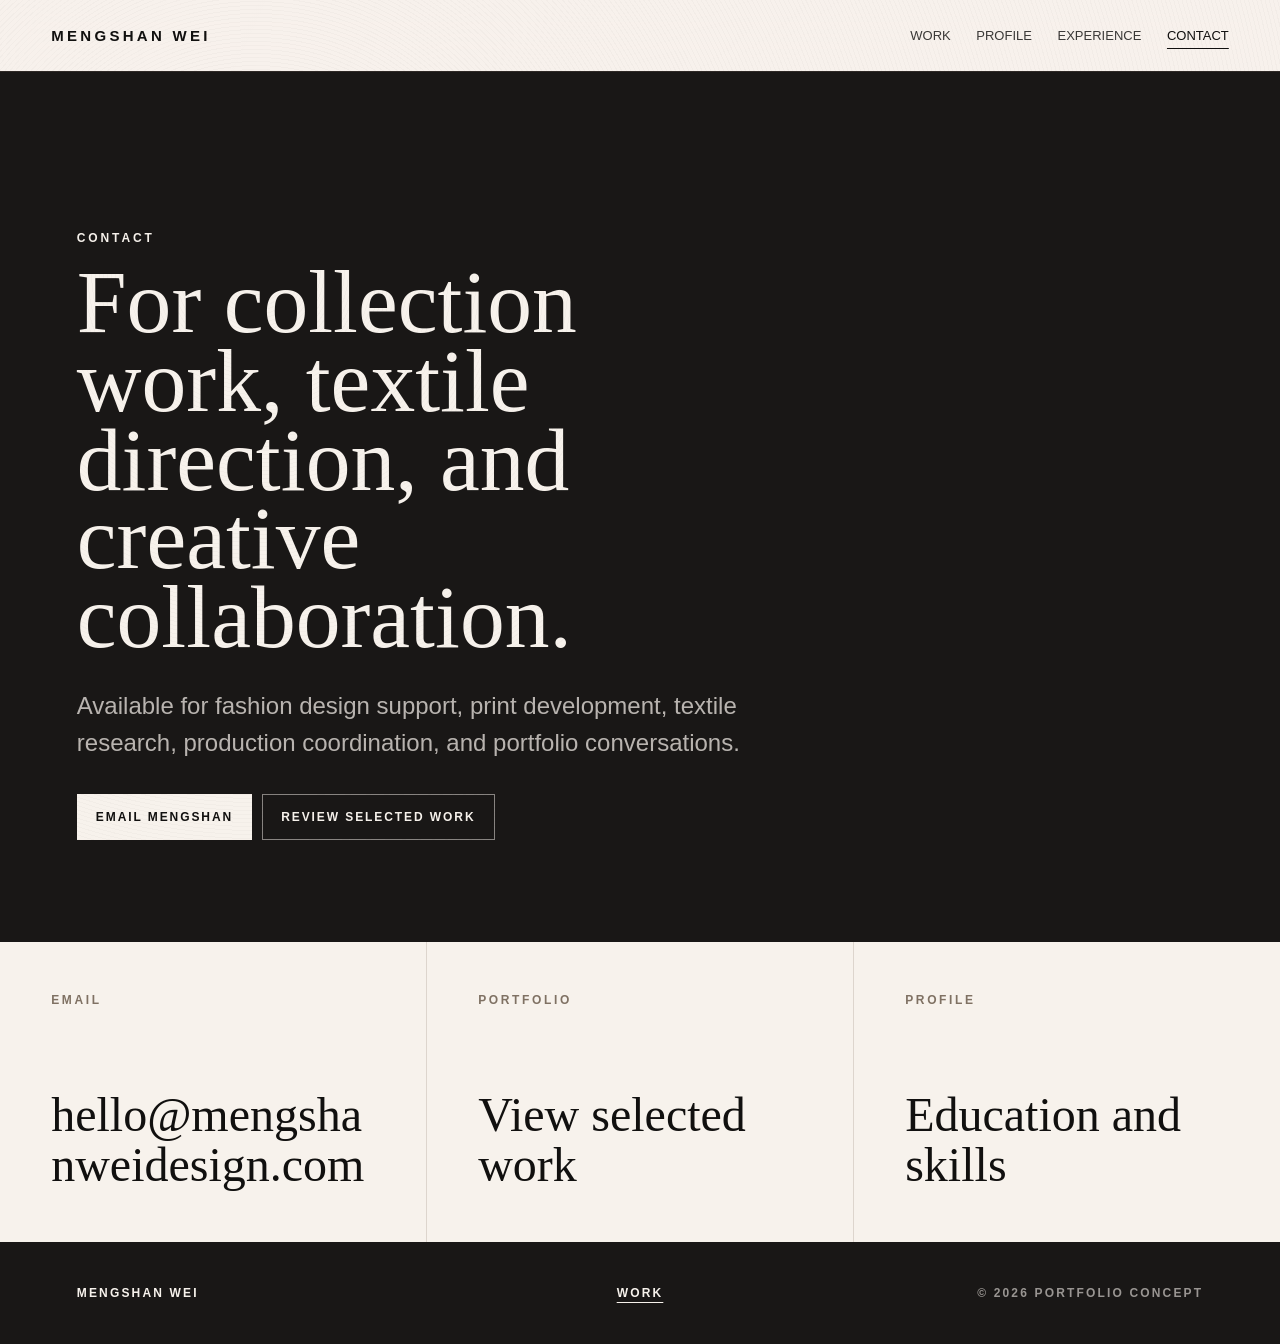
<file: contact.html>
<!doctype html>
<html lang="en">
  <head>
    <meta charset="utf-8" />
    <meta name="viewport" content="width=device-width, initial-scale=1" />
    <title>Contact | Mengshan Wei</title>
    <meta
      name="description"
      content="Contact page concept for Mengshan Wei textile and fashion design portfolio."
    />
    <link rel="stylesheet" href="styles.css" />
  </head>
  <body>
    <div class="grain" aria-hidden="true"></div>
    <header class="site-header page-header" data-elevated="true">
      <a class="brand" href="index.html" aria-label="Mengshan Wei home">Mengshan Wei</a>
      <nav class="nav" aria-label="Primary navigation">
        <a href="work.html">Work</a>
        <a href="index.html#profile">Profile</a>
        <a href="index.html#experience">Experience</a>
        <a href="contact.html" aria-current="page">Contact</a>
      </nav>
    </header>

    <main>
      <section class="page-hero contact-hero" aria-labelledby="contact-title">
        <p class="eyebrow">Contact</p>
        <h1 id="contact-title">For collection work, textile direction, and creative collaboration.</h1>
        <p>
          Available for fashion design support, print development, textile
          research, production coordination, and portfolio conversations.
        </p>
        <div class="contact-hero-actions">
          <a class="contact-primary" href="mailto:hello@mengshanweidesign.com">
            Email Mengshan
          </a>
          <a href="work.html">Review selected work</a>
        </div>
      </section>

      <section class="contact-panel" aria-label="Contact options">
        <a href="mailto:hello@mengshanweidesign.com">
          <span>Email</span>
          <strong>hello@mengshanweidesign.com</strong>
        </a>
        <a href="work.html">
          <span>Portfolio</span>
          <strong>View selected work</strong>
        </a>
        <a href="index.html#profile">
          <span>Profile</span>
          <strong>Education and skills</strong>
        </a>
      </section>
    </main>

    <footer class="site-footer">
      <p>Mengshan Wei</p>
      <a href="work.html">Work</a>
      <span>&copy; 2026 Portfolio concept</span>
    </footer>

    <script src="app.js"></script>
  </body>
</html>
</file>
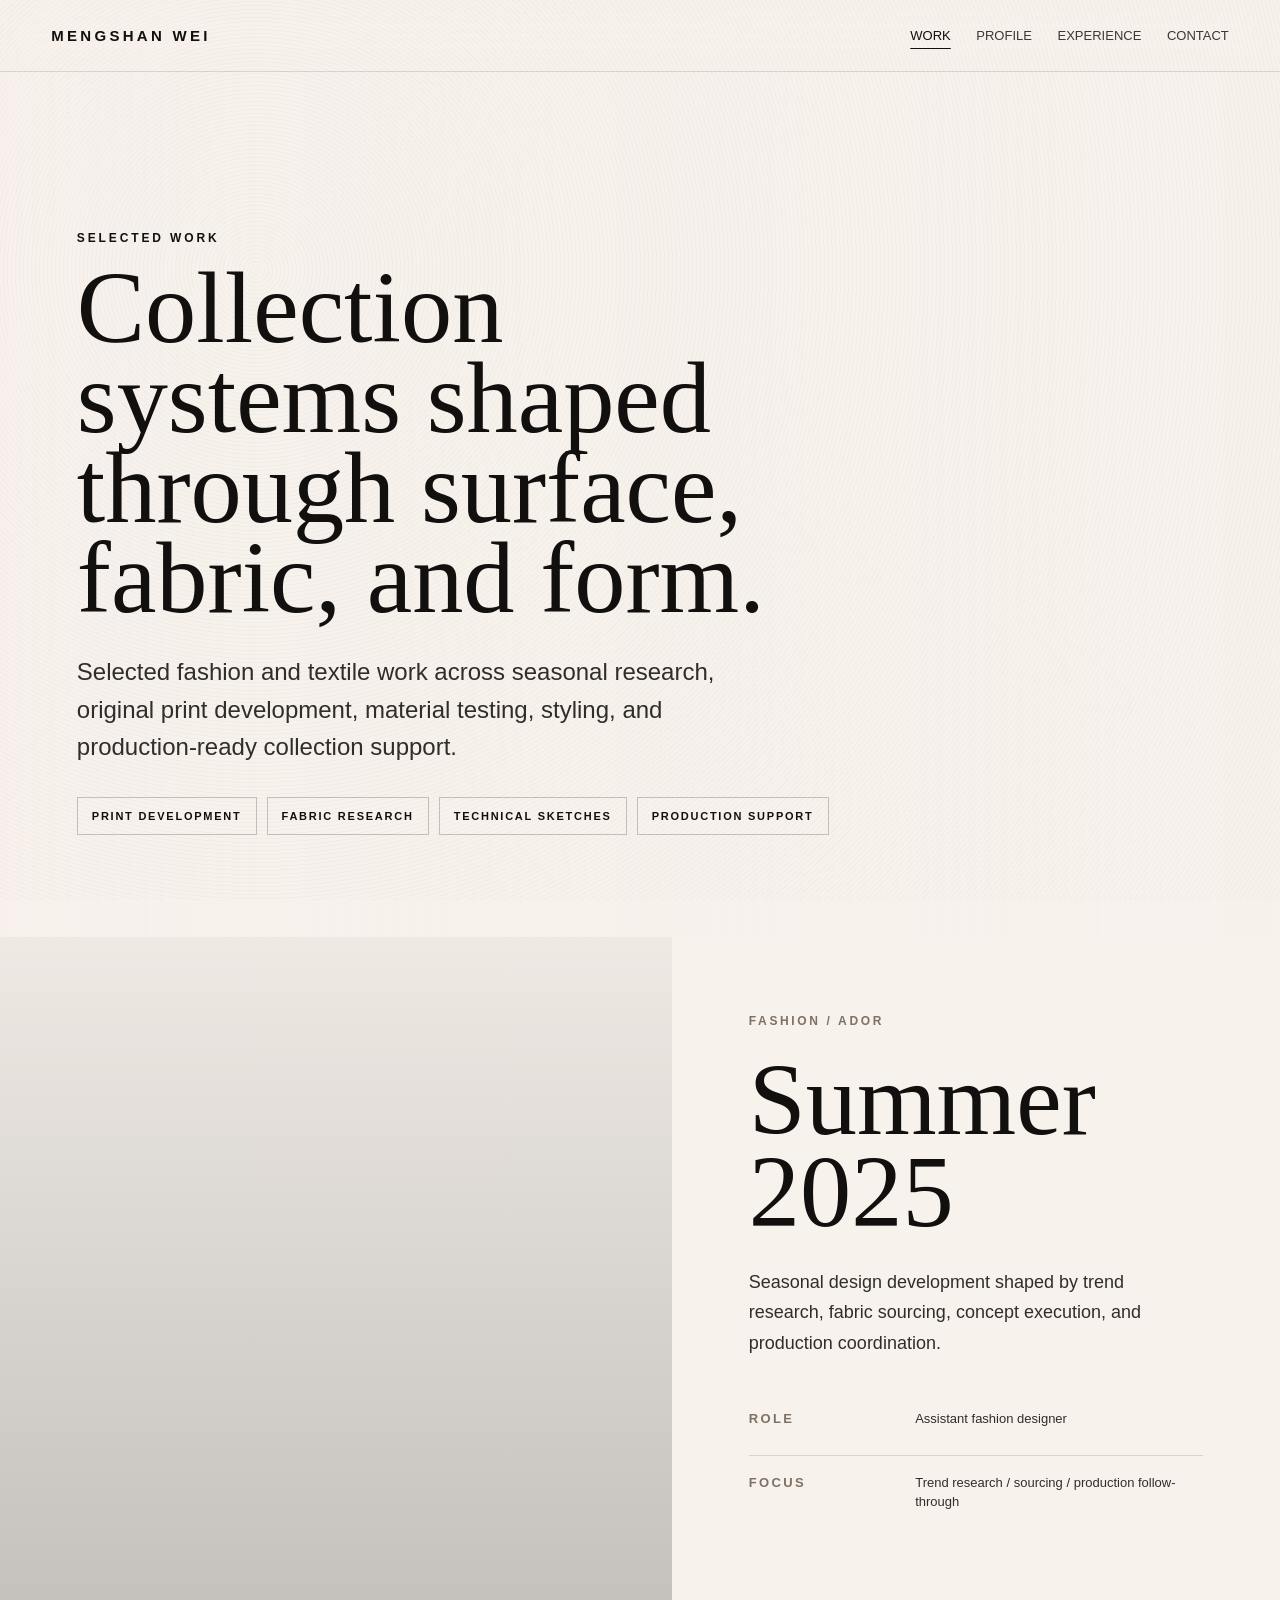
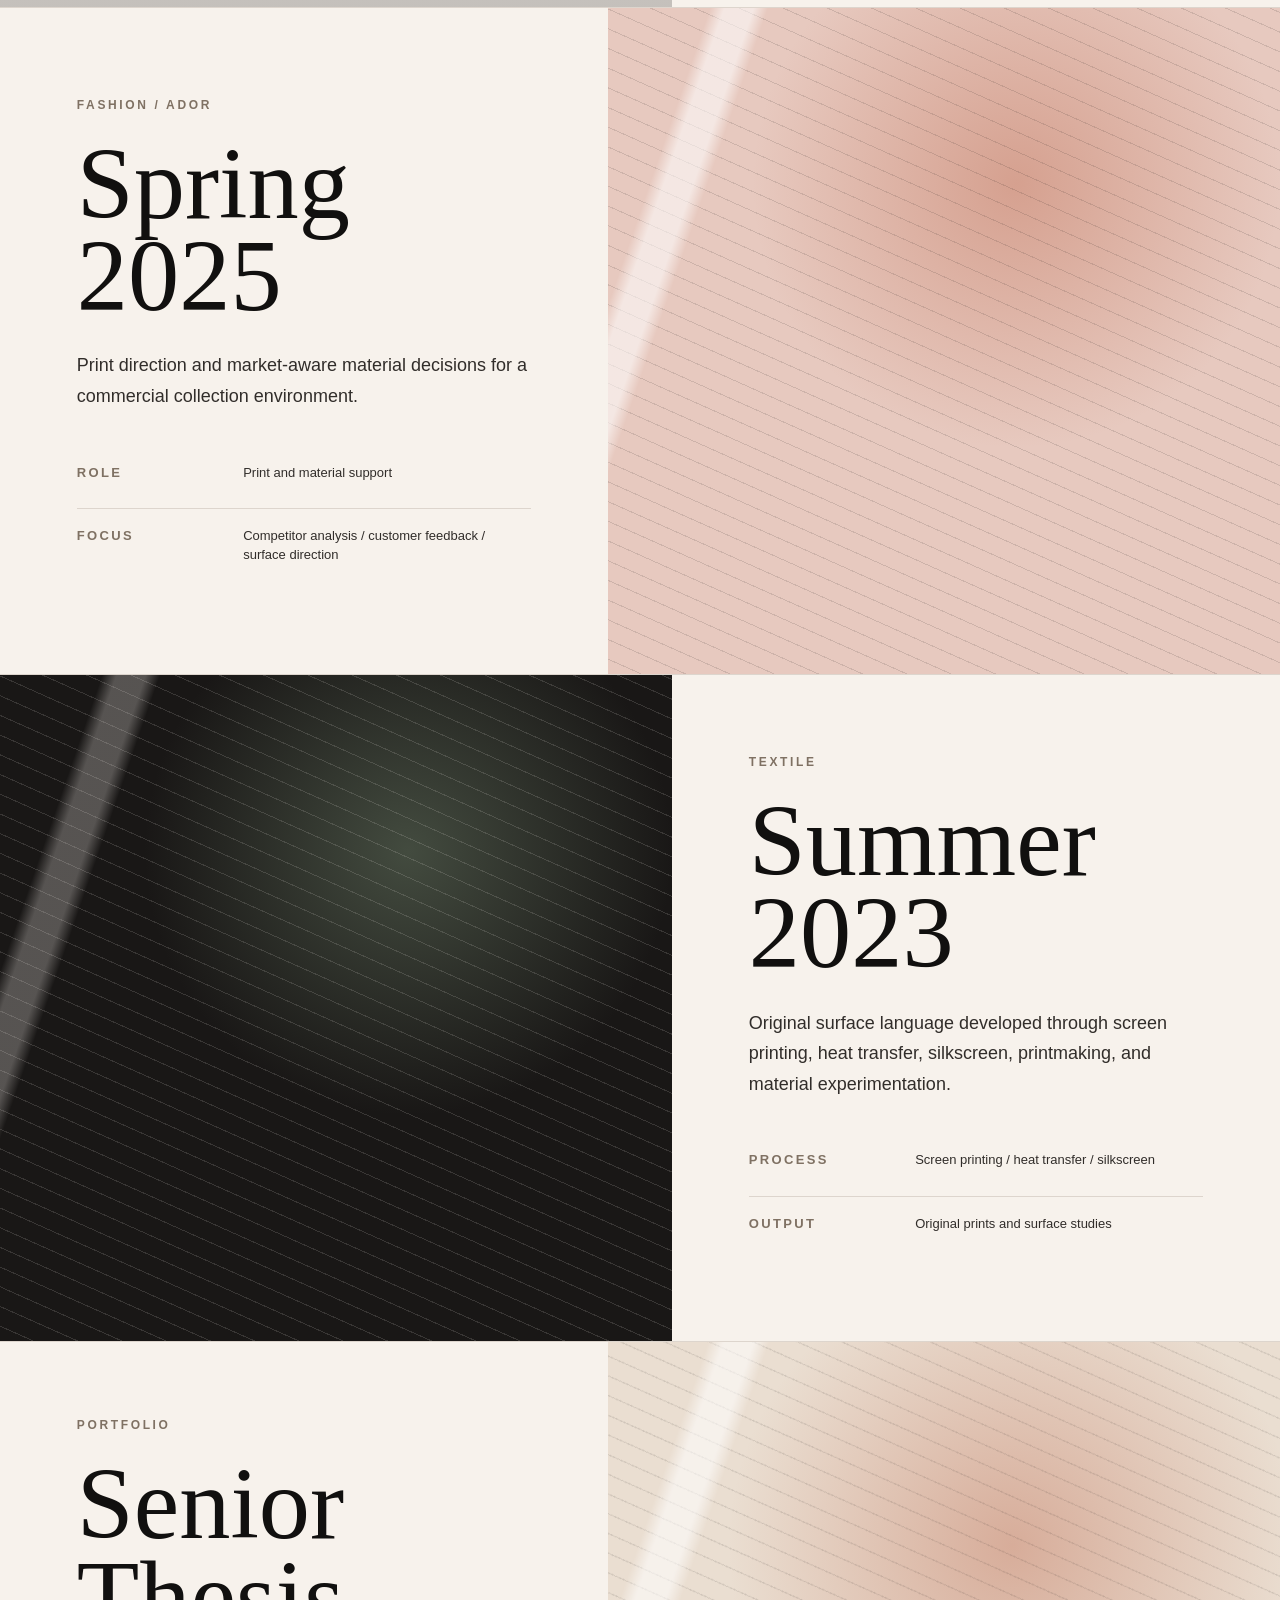
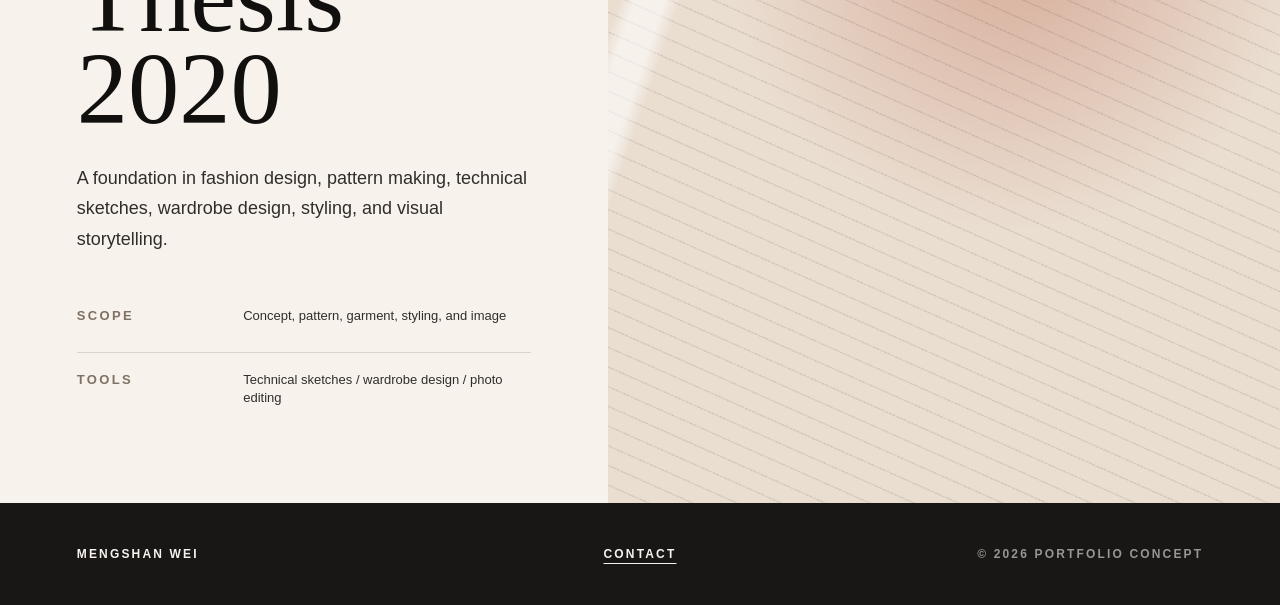
<file: work.html>
<!doctype html>
<html lang="en">
  <head>
    <meta charset="utf-8" />
    <meta name="viewport" content="width=device-width, initial-scale=1" />
    <title>Work | Mengshan Wei</title>
    <meta
      name="description"
      content="Selected fashion, textile, and portfolio work by Mengshan Wei."
    />
    <link rel="stylesheet" href="styles.css" />
  </head>
  <body>
    <div class="grain" aria-hidden="true"></div>
    <header class="site-header page-header" data-elevated="true">
      <a class="brand" href="index.html" aria-label="Mengshan Wei home">Mengshan Wei</a>
      <nav class="nav" aria-label="Primary navigation">
        <a href="work.html" aria-current="page">Work</a>
        <a href="index.html#profile">Profile</a>
        <a href="index.html#experience">Experience</a>
        <a href="contact.html">Contact</a>
      </nav>
    </header>

    <main>
      <section class="page-hero work-hero" aria-labelledby="work-page-title">
        <p class="eyebrow">Selected Work</p>
        <h1 id="work-page-title">Collection systems shaped through surface, fabric, and form.</h1>
        <p>
          Selected fashion and textile work across seasonal research, original
          print development, material testing, styling, and production-ready
          collection support.
        </p>
        <div class="hero-stats" aria-label="Portfolio capabilities">
          <span>Print development</span>
          <span>Fabric research</span>
          <span>Technical sketches</span>
          <span>Production support</span>
        </div>
      </section>

      <section class="project-list" aria-label="Project list">
        <article id="summer-2025" class="project-feature">
          <div class="project-art textile-art"></div>
          <div class="project-copy">
            <span>Fashion / ADOR</span>
            <h2>Summer 2025</h2>
            <p>
              Seasonal design development shaped by trend research, fabric
              sourcing, concept execution, and production coordination.
            </p>
            <dl class="project-meta">
              <div>
                <dt>Role</dt>
                <dd>Assistant fashion designer</dd>
              </div>
              <div>
                <dt>Focus</dt>
                <dd>Trend research / sourcing / production follow-through</dd>
              </div>
            </dl>
          </div>
        </article>

        <article id="spring-2025" class="project-feature reverse">
          <div class="project-art rose-art"></div>
          <div class="project-copy">
            <span>Fashion / ADOR</span>
            <h2>Spring 2025</h2>
            <p>
              Print direction and market-aware material decisions for a commercial
              collection environment.
            </p>
            <dl class="project-meta">
              <div>
                <dt>Role</dt>
                <dd>Print and material support</dd>
              </div>
              <div>
                <dt>Focus</dt>
                <dd>Competitor analysis / customer feedback / surface direction</dd>
              </div>
            </dl>
          </div>
        </article>

        <article id="summer-2023" class="project-feature">
          <div class="project-art dark-art"></div>
          <div class="project-copy">
            <span>Textile</span>
            <h2>Summer 2023</h2>
            <p>
              Original surface language developed through screen printing, heat
              transfer, silkscreen, printmaking, and material experimentation.
            </p>
            <dl class="project-meta">
              <div>
                <dt>Process</dt>
                <dd>Screen printing / heat transfer / silkscreen</dd>
              </div>
              <div>
                <dt>Output</dt>
                <dd>Original prints and surface studies</dd>
              </div>
            </dl>
          </div>
        </article>

        <article id="senior-thesis" class="project-feature reverse">
          <div class="project-art light-art"></div>
          <div class="project-copy">
            <span>Portfolio</span>
            <h2>Senior Thesis 2020</h2>
            <p>
              A foundation in fashion design, pattern making, technical sketches,
              wardrobe design, styling, and visual storytelling.
            </p>
            <dl class="project-meta">
              <div>
                <dt>Scope</dt>
                <dd>Concept, pattern, garment, styling, and image</dd>
              </div>
              <div>
                <dt>Tools</dt>
                <dd>Technical sketches / wardrobe design / photo editing</dd>
              </div>
            </dl>
          </div>
        </article>
      </section>
    </main>

    <footer class="site-footer">
      <p>Mengshan Wei</p>
      <a href="contact.html">Contact</a>
      <span>&copy; 2026 Portfolio concept</span>
    </footer>

    <script src="app.js"></script>
  </body>
</html>
</file>
<file: styles.css>
:root {
  color-scheme: light;
  --ink: #11100f;
  --paper: #f7f2ec;
  --vellum: #fbf8f3;
  --muted: #7f7163;
  --line: rgba(126, 111, 95, 0.22);
  --rose: #e7c9bf;
  --moss: #8a8f7a;
  --clay: #a8745e;
  --taupe: #766756;
  --charcoal: #191716;
  --shadow: 0 32px 80px rgba(89, 70, 54, 0.18);
}

* {
  box-sizing: border-box;
}

html {
  scroll-behavior: smooth;
}

#profile,
#experience,
.project-feature {
  scroll-margin-top: 92px;
}

body {
  margin: 0;
  background: var(--paper);
  color: var(--ink);
  font-family:
    "Neue Haas Grotesk Text", "Helvetica Neue", Arial, "PingFang SC",
    "Microsoft YaHei", sans-serif;
  overflow-x: hidden;
}

a {
  color: inherit;
  text-decoration: none;
}

a:focus-visible {
  outline: 2px solid currentColor;
  outline-offset: 6px;
}

.grain {
  position: fixed;
  inset: 0;
  z-index: 20;
  pointer-events: none;
  opacity: 0.18;
  background-image:
    linear-gradient(115deg, rgba(255, 255, 255, 0.12), transparent 36%),
    repeating-radial-gradient(circle at 20% 30%, rgba(17, 16, 15, 0.12) 0 1px, transparent 1px 4px);
  mix-blend-mode: multiply;
}

.site-header {
  position: fixed;
  top: 0;
  left: 0;
  right: 0;
  z-index: 10;
  display: flex;
  align-items: center;
  justify-content: space-between;
  padding: 22px clamp(18px, 4vw, 64px);
  color: #fff;
  transition: background 220ms ease, color 220ms ease, box-shadow 220ms ease;
}

.brand-header {
  color: var(--taupe);
}

.site-header[data-elevated="true"] {
  background: rgba(247, 241, 236, 0.88);
  color: var(--ink);
  box-shadow: 0 1px 0 var(--line);
  backdrop-filter: blur(18px);
}

.page-header {
  position: sticky;
}

.brand {
  font-size: 15px;
  font-weight: 800;
  letter-spacing: 0.22em;
  text-transform: uppercase;
}

.logo-brand {
  display: inline-flex;
  align-items: center;
  gap: 12px;
}

.logo-brand img {
  width: 42px;
  height: 42px;
  border-radius: 50%;
  object-fit: cover;
  box-shadow: 0 0 0 1px rgba(118, 103, 86, 0.18);
}

.nav {
  display: flex;
  gap: clamp(14px, 2vw, 28px);
  font-size: 13px;
  text-transform: uppercase;
}

.nav a {
  opacity: 0.82;
  padding-block: 6px;
}

.nav a:hover,
.nav a[aria-current="page"] {
  opacity: 1;
}

.nav a[aria-current="page"] {
  text-decoration: underline;
  text-underline-offset: 8px;
}

.hero {
  position: relative;
  min-height: 92vh;
  display: grid;
  align-items: end;
  padding: 120px clamp(20px, 6vw, 96px) 54px;
  color: #fff;
  overflow: hidden;
  isolation: isolate;
}

.logo-hero {
  min-height: 100vh;
  align-items: center;
  padding: 112px clamp(20px, 5vw, 76px) 42px;
  color: var(--taupe);
  background:
    linear-gradient(120deg, rgba(251, 248, 243, 0.94), rgba(247, 242, 236, 0.74) 48%, rgba(118, 103, 86, 0.24)),
    var(--vellum);
}

.hero::after {
  content: "";
  position: absolute;
  inset: 0;
  background:
    linear-gradient(90deg, rgba(12, 11, 10, 0.8), rgba(12, 11, 10, 0.22) 52%, rgba(12, 11, 10, 0.54)),
    radial-gradient(circle at 70% 18%, rgba(232, 165, 165, 0.32), transparent 34%);
  z-index: 1;
  animation: cinemaFade 1400ms ease-out both;
}

.logo-hero::after {
  background:
    linear-gradient(90deg, rgba(251, 248, 243, 0.96), rgba(251, 248, 243, 0.8) 42%, rgba(251, 248, 243, 0.36)),
    linear-gradient(180deg, rgba(118, 103, 86, 0.08), transparent 44%, rgba(118, 103, 86, 0.16));
}

.hero-media {
  position: absolute;
  inset: 0;
}

.hero-media img,
.hero-media video {
  position: absolute;
  inset: 0;
  width: 100%;
  height: 100%;
  object-fit: cover;
  filter: saturate(0.96) contrast(1.03);
  transform: translate3d(
      calc(var(--hero-x, 0) * -10px),
      calc(var(--hero-y, 0) * -8px),
      0
    )
    scale(1.1);
  animation: fabricPush 18s ease-in-out infinite alternate;
  transform-origin: 52% 44%;
}

.logo-hero .hero-media {
  left: 48%;
  opacity: 0.58;
  filter: sepia(0.18) saturate(0.82) brightness(1.08);
  mask-image: linear-gradient(90deg, transparent, #000 28%, #000);
}

.logo-hero .hero-media img,
.logo-hero .hero-media video {
  transform-origin: 58% 46%;
  filter: saturate(0.82) contrast(0.96) brightness(1.08);
}

.hero-media img {
  z-index: 0;
}

.hero-media video {
  z-index: 1;
}

.hero-motion,
.hero-scanline {
  position: absolute;
  inset: 0;
  z-index: 1;
  pointer-events: none;
}

.hero-motion {
  overflow: hidden;
  mix-blend-mode: screen;
  opacity: 0.52;
}

.logo-hero .hero-motion {
  opacity: 0.18;
  mix-blend-mode: multiply;
}

.logo-hero .hero-motion span:nth-child(1) {
  background: rgba(168, 116, 94, 0.18);
}

.logo-hero .hero-motion span:nth-child(2) {
  background: rgba(127, 113, 99, 0.16);
}

.logo-hero .hero-motion span:nth-child(3) {
  background: rgba(231, 201, 191, 0.28);
}

.hero-motion span {
  position: absolute;
  width: 58vw;
  height: 42vh;
  border-radius: 999px;
  filter: blur(52px);
  transform: translate3d(0, 0, 0) rotate(-16deg);
}

.hero-motion span:nth-child(1) {
  left: -10vw;
  top: 18vh;
  background: rgba(121, 195, 210, 0.24);
  animation: silkCurrentOne 16s ease-in-out infinite alternate;
}

.hero-motion span:nth-child(2) {
  right: -18vw;
  top: 5vh;
  background: rgba(210, 77, 82, 0.2);
  animation: silkCurrentTwo 19s ease-in-out infinite alternate;
}

.hero-motion span:nth-child(3) {
  left: 30vw;
  bottom: -10vh;
  background: rgba(232, 165, 165, 0.18);
  animation: silkCurrentThree 22s ease-in-out infinite alternate;
}

.hero-scanline {
  background:
    linear-gradient(90deg, transparent, rgba(255, 255, 255, 0.22), transparent),
    repeating-linear-gradient(90deg, rgba(255, 255, 255, 0.08) 0 1px, transparent 1px 9px);
  opacity: 0;
  transform: translateX(-120%);
  animation: atelierLight 5200ms 900ms cubic-bezier(0.19, 1, 0.22, 1) infinite;
}

.logo-hero .hero-scanline {
  background:
    linear-gradient(90deg, transparent, rgba(118, 103, 86, 0.28), transparent),
    repeating-linear-gradient(90deg, rgba(118, 103, 86, 0.08) 0 1px, transparent 1px 13px);
}

.logo-hero-stage {
  position: relative;
  z-index: 2;
  width: min(980px, 72vw);
  min-height: min(620px, 68vh);
  display: grid;
  grid-template-columns: minmax(300px, 0.82fr) minmax(420px, 1fr);
  gap: clamp(84px, 9vw, 150px);
  align-items: center;
  padding: clamp(28px, 5vw, 72px);
  border: 1px solid rgba(118, 103, 86, 0.22);
  background: rgba(251, 248, 243, 0.72);
  box-shadow:
    0 48px 120px rgba(89, 70, 54, 0.18),
    inset 0 0 0 1px rgba(255, 255, 255, 0.72);
  backdrop-filter: blur(18px);
  animation: titleRise 1100ms 140ms cubic-bezier(0.16, 1, 0.3, 1) both;
}

.logo-hero-stage::before,
.logo-hero-stage::after {
  content: "";
  position: absolute;
  pointer-events: none;
}

.logo-hero-stage::before {
  inset: 18px;
  border: 1px solid rgba(118, 103, 86, 0.18);
}

.logo-hero-stage::after {
  width: min(240px, 24vw);
  height: 1px;
  right: clamp(24px, 4vw, 64px);
  top: clamp(24px, 4vw, 64px);
  background: rgba(118, 103, 86, 0.34);
}

.logo-hero-mark {
  width: min(390px, 28vw);
  margin: 0 auto 0 0;
}

.logo-hero-mark img {
  display: block;
  width: 100%;
  height: auto;
  mix-blend-mode: multiply;
}

.logo-hero-copy {
  max-width: 720px;
  margin-top: 0;
  padding-left: clamp(10px, 2vw, 32px);
}

.logo-hero-copy h1 {
  max-width: 15ch;
  margin: 0;
  color: var(--ink);
  font-family: Georgia, "Times New Roman", serif;
  font-size: clamp(42px, 4.8vw, 74px);
  font-weight: 400;
  line-height: 0.96;
}

.logo-hero-copy p:not(.eyebrow) {
  max-width: 540px;
  margin: 24px 0 0;
  color: #4a4037;
  font-size: clamp(17px, 1.6vw, 22px);
  line-height: 1.58;
}

.logo-hero .hero-actions {
  grid-column: 1 / -1;
  margin-top: 34px;
}

.logo-hero .hero-actions a {
  border-color: rgba(118, 103, 86, 0.42);
  color: var(--taupe);
  background: rgba(251, 248, 243, 0.52);
}

.logo-hero .hero-actions a:first-child {
  background: var(--taupe);
  color: var(--vellum);
}

.atelier-note {
  position: absolute;
  right: clamp(20px, 5vw, 76px);
  bottom: 42px;
  z-index: 2;
  width: min(340px, 25vw);
  padding: 22px;
  border-left: 1px solid rgba(118, 103, 86, 0.34);
  color: var(--taupe);
  background: rgba(251, 248, 243, 0.62);
  backdrop-filter: blur(14px);
  animation: titleRise 1000ms 520ms cubic-bezier(0.16, 1, 0.3, 1) both;
}

.atelier-note span {
  display: block;
  margin-bottom: 12px;
  font-size: 11px;
  font-weight: 900;
  letter-spacing: 0.22em;
  text-transform: uppercase;
}

.atelier-note strong {
  color: #3a332c;
  font-family: Georgia, "Times New Roman", serif;
  font-size: 24px;
  font-weight: 400;
  line-height: 1.16;
}

.hero-copy {
  position: relative;
  z-index: 2;
  max-width: 980px;
  animation: titleRise 1100ms 220ms cubic-bezier(0.16, 1, 0.3, 1) both;
}

.eyebrow {
  margin: 0 0 18px;
  color: currentColor;
  font-size: 12px;
  font-weight: 800;
  letter-spacing: 0.24em;
  text-transform: uppercase;
}

.hero h1 {
  max-width: 10ch;
  margin: 0;
  font-family: Georgia, "Times New Roman", serif;
  font-size: clamp(72px, 13vw, 190px);
  font-weight: 400;
  line-height: 0.84;
}

.logo-hero .logo-hero-copy h1 {
  max-width: 15ch;
  font-size: clamp(42px, 4.8vw, 74px);
  line-height: 0.96;
}

.hero-lede {
  max-width: 640px;
  margin: 34px 0 0;
  font-size: clamp(18px, 2vw, 26px);
  line-height: 1.45;
}

.hero-actions {
  display: flex;
  flex-wrap: wrap;
  gap: 12px;
  margin-top: 34px;
}

.hero-actions a {
  min-height: 46px;
  display: inline-flex;
  align-items: center;
  justify-content: center;
  padding: 0 18px;
  border: 1px solid rgba(255, 255, 255, 0.62);
  font-size: 12px;
  font-weight: 800;
  letter-spacing: 0.16em;
  text-transform: uppercase;
}

.hero-actions a:first-child {
  background: #fff;
  color: var(--ink);
}

.hero-card {
  position: absolute;
  right: clamp(20px, 6vw, 96px);
  bottom: 54px;
  z-index: 2;
  width: min(310px, 30vw);
  padding: 22px;
  border: 1px solid rgba(255, 255, 255, 0.34);
  background: rgba(255, 255, 255, 0.12);
  backdrop-filter: blur(22px);
  animation: titleRise 1000ms 580ms cubic-bezier(0.16, 1, 0.3, 1) both;
}

.hero-card span,
.hero-proof span {
  display: block;
  margin-bottom: 10px;
  font-size: 11px;
  letter-spacing: 0.18em;
  text-transform: uppercase;
  opacity: 0.78;
}

.hero-card strong,
.hero-proof strong {
  font-family: Georgia, "Times New Roman", serif;
  font-size: 23px;
  font-weight: 400;
  line-height: 1.12;
}

.hero-proof {
  position: absolute;
  right: clamp(20px, 6vw, 96px);
  top: 116px;
  z-index: 2;
  width: min(360px, 32vw);
  padding: 22px;
  border: 1px solid rgba(255, 255, 255, 0.28);
  background: rgba(17, 16, 15, 0.44);
  backdrop-filter: blur(18px);
  animation: titleRise 1000ms 760ms cubic-bezier(0.16, 1, 0.3, 1) both;
}

.hero-proof p {
  margin: 14px 0 18px;
  color: rgba(255, 255, 255, 0.78);
  font-size: 14px;
  line-height: 1.5;
}

.hero-proof a {
  display: inline-flex;
  min-height: 36px;
  align-items: center;
  border-bottom: 1px solid rgba(255, 255, 255, 0.7);
  font-size: 11px;
  font-weight: 900;
  letter-spacing: 0.18em;
  text-transform: uppercase;
}

.marquee {
  overflow: hidden;
  border-block: 1px solid var(--line);
  background: var(--ink);
  color: var(--paper);
}

.logo-hero + .marquee {
  background: var(--taupe);
}

.signature-section {
  display: grid;
  grid-template-columns: minmax(0, 0.86fr) minmax(360px, 1fr);
  gap: clamp(36px, 8vw, 124px);
  align-items: start;
  background:
    linear-gradient(180deg, var(--vellum), var(--paper));
}

.signature-copy {
  position: sticky;
  top: 110px;
}

.signature-copy h2 {
  margin: 0;
  color: var(--ink);
  font-family: Georgia, "Times New Roman", serif;
  font-size: clamp(42px, 7vw, 96px);
  font-weight: 400;
  line-height: 0.96;
}

.signature-board {
  display: grid;
  border-top: 1px solid var(--line);
}

.signature-board article {
  display: grid;
  grid-template-columns: 80px minmax(0, 1fr);
  gap: 24px;
  padding: clamp(28px, 4vw, 48px) 0;
  border-bottom: 1px solid var(--line);
}

.signature-board span {
  color: var(--muted);
  font-size: 12px;
  font-weight: 900;
  letter-spacing: 0.2em;
}

.signature-board h3 {
  margin: 0;
  color: var(--taupe);
  font-family: Georgia, "Times New Roman", serif;
  font-size: clamp(32px, 4vw, 56px);
  font-weight: 400;
  line-height: 1;
}

.signature-board p {
  grid-column: 2;
  max-width: 560px;
  margin: -10px 0 0;
  color: #4a4037;
  font-size: 17px;
  line-height: 1.68;
}

.marquee-track {
  display: flex;
  width: max-content;
  animation: drift 28s linear infinite;
}

.marquee span {
  padding: 18px 34px;
  font-size: 13px;
  font-weight: 800;
  letter-spacing: 0.18em;
  text-transform: uppercase;
  white-space: nowrap;
}

.section {
  padding: clamp(74px, 10vw, 150px) clamp(20px, 6vw, 96px);
}

.section-heading {
  display: grid;
  grid-template-columns: minmax(160px, 0.34fr) minmax(0, 0.66fr);
  gap: 38px;
  align-items: end;
  margin-bottom: 46px;
}

.section-heading h2,
.profile-statement h2,
.acclaim-copy h2 {
  margin: 0;
  font-family: Georgia, "Times New Roman", serif;
  font-size: clamp(42px, 7vw, 96px);
  font-weight: 400;
  line-height: 0.96;
}

.work-section {
  background: var(--paper);
}

.work-grid {
  display: grid;
  grid-template-columns: 1.2fr 0.8fr 1fr;
  grid-auto-rows: minmax(260px, 34vw);
  gap: 16px;
}

.work-item {
  position: relative;
  display: flex;
  min-height: 260px;
  flex-direction: column;
  justify-content: space-between;
  padding: clamp(22px, 3vw, 40px);
  overflow: hidden;
  background:
    linear-gradient(145deg, rgba(255, 255, 255, 0.22), transparent 42%),
    var(--rose);
  box-shadow: var(--shadow);
  transition: transform 220ms ease, filter 220ms ease;
}

.work-item::before {
  content: "";
  position: absolute;
  inset: -22%;
  background:
    linear-gradient(80deg, transparent 0 24%, rgba(255, 255, 255, 0.52) 25% 28%, transparent 29% 100%),
    repeating-linear-gradient(132deg, rgba(17, 16, 15, 0.08) 0 1px, transparent 1px 13px);
  opacity: 0.72;
  transform: rotate(-8deg);
}

.work-item:hover {
  filter: saturate(1.08);
  transform: translateY(-6px);
}

.work-item span,
.work-item strong,
.work-item em {
  position: relative;
  z-index: 1;
}

.work-item span {
  font-size: 12px;
  font-weight: 800;
  letter-spacing: 0.22em;
  text-transform: uppercase;
}

.work-item strong {
  max-width: 7ch;
  font-family: Georgia, "Times New Roman", serif;
  font-size: clamp(38px, 5vw, 74px);
  font-weight: 400;
  line-height: 0.95;
}

.work-item em {
  max-width: 260px;
  font-style: normal;
  color: rgba(17, 16, 15, 0.72);
  font-size: 15px;
  line-height: 1.45;
}

.work-item.tall em,
.work-item.dark em {
  color: rgba(247, 241, 236, 0.78);
}

.work-item.tall {
  grid-row: span 2;
  background:
    linear-gradient(180deg, rgba(17, 16, 15, 0.1), rgba(17, 16, 15, 0.36)),
    url("https://static.wixstatic.com/media/426cbe_5537372a92244006a42fbc2208d73ff9~mv2.jpg/v1/fill/w_1898,h_1296,al_c,q_90,usm_0.66_1.00_0.01,enc_avif,quality_auto/426cbe_5537372a92244006a42fbc2208d73ff9~mv2.jpg")
      center / cover;
  color: #fff;
}

.work-item.dark {
  background: var(--charcoal);
  color: var(--paper);
}

.work-item.light {
  background: #eaded1;
}

.profile-section {
  display: grid;
  grid-template-columns: minmax(0, 0.9fr) minmax(360px, 0.72fr);
  gap: clamp(36px, 7vw, 104px);
  background: #ebe5df;
}

.profile-statement {
  position: sticky;
  top: 110px;
  align-self: start;
}

.profile-panel {
  display: grid;
  gap: 14px;
}

.profile-panel > div {
  padding: clamp(24px, 4vw, 42px);
  border-top: 1px solid var(--line);
  background: rgba(255, 255, 255, 0.38);
}

.profile-panel h3,
.timeline h3 {
  margin: 0 0 16px;
  font-size: 13px;
  font-weight: 900;
  letter-spacing: 0.2em;
  text-transform: uppercase;
}

dl,
dd {
  margin: 0;
}

dl {
  display: grid;
  gap: 28px;
}

dt {
  margin-bottom: 8px;
  font-size: 13px;
  font-weight: 900;
  letter-spacing: 0.18em;
}

dd,
.profile-panel p,
.timeline p,
.acclaim-copy p {
  color: #312d2a;
  font-size: 17px;
  line-height: 1.72;
}

.experience-section {
  background: var(--ink);
  color: var(--paper);
}

.timeline {
  display: grid;
  grid-template-columns: repeat(3, minmax(0, 1fr));
  gap: 1px;
  background: rgba(255, 255, 255, 0.22);
}

.timeline article {
  min-height: 390px;
  padding: clamp(26px, 4vw, 54px);
  background: var(--ink);
}

.timeline span {
  display: block;
  margin-bottom: 78px;
  color: #d8b9a3;
  font-size: 12px;
  font-weight: 900;
  letter-spacing: 0.18em;
  text-transform: uppercase;
}

.timeline p {
  color: rgba(247, 241, 236, 0.75);
}

.acclaim-section {
  min-height: 68vh;
  display: grid;
  align-items: center;
  background:
    linear-gradient(90deg, rgba(247, 241, 236, 0.92), rgba(247, 241, 236, 0.68)),
    url("https://static.wixstatic.com/media/426cbe_5537372a92244006a42fbc2208d73ff9~mv2.jpg/v1/fill/w_1898,h_1296,al_c,q_90,usm_0.66_1.00_0.01,enc_avif,quality_auto/426cbe_5537372a92244006a42fbc2208d73ff9~mv2.jpg")
      center / cover fixed;
}

.acclaim-copy {
  max-width: 760px;
}

.site-footer {
  display: grid;
  grid-template-columns: 1fr auto 1fr;
  gap: 18px;
  align-items: center;
  padding: 32px clamp(20px, 6vw, 96px);
  background: var(--charcoal);
  color: var(--paper);
  font-size: 12px;
  font-weight: 800;
  letter-spacing: 0.18em;
  text-transform: uppercase;
}

.site-footer a {
  text-decoration: underline;
  text-underline-offset: 5px;
}

.site-footer span {
  justify-self: end;
  color: rgba(247, 241, 236, 0.58);
}

.page-hero {
  min-height: 72vh;
  display: grid;
  align-content: end;
  padding: 160px clamp(20px, 6vw, 96px) clamp(64px, 8vw, 108px);
  background: var(--paper);
}

.page-hero h1 {
  max-width: 11ch;
  margin: 0;
  font-family: Georgia, "Times New Roman", serif;
  font-size: clamp(58px, 10vw, 138px);
  font-weight: 400;
  line-height: 0.88;
}

.page-hero p:not(.eyebrow) {
  max-width: 700px;
  margin: 30px 0 0;
  color: #312d2a;
  font-size: clamp(18px, 2vw, 24px);
  line-height: 1.55;
}

.hero-stats,
.contact-hero-actions {
  display: flex;
  flex-wrap: wrap;
  gap: 10px;
  margin-top: 32px;
}

.hero-stats span {
  min-height: 38px;
  display: inline-flex;
  align-items: center;
  padding: 0 14px;
  border: 1px solid rgba(17, 16, 15, 0.22);
  background: rgba(247, 241, 236, 0.42);
  font-size: 11px;
  font-weight: 900;
  letter-spacing: 0.16em;
  text-transform: uppercase;
}

.work-hero {
  background:
    linear-gradient(90deg, rgba(247, 241, 236, 0.96), rgba(247, 241, 236, 0.64)),
    url("https://static.wixstatic.com/media/426cbe_5537372a92244006a42fbc2208d73ff9~mv2.jpg/v1/fill/w_1898,h_1296,al_c,q_90,usm_0.66_1.00_0.01,enc_avif,quality_auto/426cbe_5537372a92244006a42fbc2208d73ff9~mv2.jpg")
      center / cover;
}

.work-hero h1 {
  max-width: 14ch;
  font-size: clamp(56px, 8vw, 112px);
}

.project-list {
  display: grid;
  gap: 1px;
  background: var(--line);
}

.project-feature {
  min-height: 74vh;
  display: grid;
  grid-template-columns: minmax(0, 1.05fr) minmax(360px, 0.95fr);
  background: var(--paper);
}

.project-feature.reverse {
  grid-template-columns: minmax(360px, 0.95fr) minmax(0, 1.05fr);
}

.project-feature.reverse .project-art {
  order: 2;
}

.project-art {
  min-height: 430px;
}

.textile-art {
  background:
    linear-gradient(180deg, rgba(17, 16, 15, 0.04), rgba(17, 16, 15, 0.22)),
    url("https://static.wixstatic.com/media/426cbe_5537372a92244006a42fbc2208d73ff9~mv2.jpg/v1/fill/w_1898,h_1296,al_c,q_90,usm_0.66_1.00_0.01,enc_avif,quality_auto/426cbe_5537372a92244006a42fbc2208d73ff9~mv2.jpg")
      center / cover;
}

.rose-art,
.dark-art,
.light-art {
  position: relative;
  overflow: hidden;
}

.rose-art {
  background: var(--rose);
}

.dark-art {
  background: var(--charcoal);
}

.light-art {
  background: #eaded1;
}

.rose-art::before,
.dark-art::before,
.light-art::before {
  content: "";
  position: absolute;
  inset: -25%;
  background:
    linear-gradient(120deg, transparent 0 26%, rgba(255, 255, 255, 0.56) 27% 29%, transparent 30%),
    repeating-linear-gradient(35deg, rgba(17, 16, 15, 0.12) 0 1px, transparent 1px 18px),
    radial-gradient(circle at 60% 36%, rgba(189, 104, 77, 0.42), transparent 30%);
  transform: rotate(-11deg);
}

.dark-art::before {
  background:
    linear-gradient(120deg, transparent 0 26%, rgba(247, 241, 236, 0.28) 27% 29%, transparent 30%),
    repeating-linear-gradient(35deg, rgba(247, 241, 236, 0.14) 0 1px, transparent 1px 18px),
    radial-gradient(circle at 60% 36%, rgba(109, 127, 104, 0.5), transparent 30%);
}

.project-copy {
  display: flex;
  flex-direction: column;
  justify-content: center;
  padding: clamp(32px, 6vw, 96px);
}

.project-copy span,
.contact-panel span {
  color: var(--muted);
  font-size: 12px;
  font-weight: 900;
  letter-spacing: 0.22em;
  text-transform: uppercase;
}

.project-copy h2 {
  margin: 26px 0 0;
  font-family: Georgia, "Times New Roman", serif;
  font-size: clamp(50px, 8vw, 112px);
  font-weight: 400;
  line-height: 0.9;
}

.project-copy p {
  max-width: 540px;
  margin: 28px 0 0;
  color: #312d2a;
  font-size: 18px;
  line-height: 1.7;
}

.project-meta {
  display: grid;
  gap: 1px;
  margin-top: 34px;
  background: var(--line);
}

.project-meta div {
  display: grid;
  grid-template-columns: minmax(96px, 0.34fr) minmax(0, 0.66fr);
  gap: 18px;
  padding: 18px 0;
  background: var(--paper);
}

.project-meta dt,
.project-meta dd {
  font-size: 13px;
  line-height: 1.45;
}

.project-meta dt {
  color: var(--muted);
  font-weight: 900;
  letter-spacing: 0.18em;
  text-transform: uppercase;
}

.project-meta dd {
  color: #312d2a;
}

.contact-hero {
  min-height: 76vh;
  background: var(--charcoal);
  color: var(--paper);
}

.contact-hero p:not(.eyebrow) {
  color: rgba(247, 241, 236, 0.72);
}

.contact-hero {
  min-height: 68vh;
}

.contact-hero h1 {
  max-width: 16ch;
  font-size: clamp(54px, 7vw, 104px);
}

.contact-hero .contact-hero-actions a {
  min-height: 46px;
  display: inline-flex;
  align-items: center;
  justify-content: center;
  padding: 0 18px;
  border: 1px solid rgba(247, 241, 236, 0.5);
  font-size: 12px;
  font-weight: 900;
  letter-spacing: 0.16em;
  text-transform: uppercase;
}

.contact-hero .contact-primary {
  background: var(--paper);
  color: var(--ink);
}

.contact-panel {
  display: grid;
  grid-template-columns: repeat(3, minmax(0, 1fr));
  gap: 1px;
  background: var(--line);
}

.contact-panel a {
  min-height: 300px;
  display: flex;
  flex-direction: column;
  justify-content: space-between;
  padding: clamp(26px, 4vw, 54px);
  background: var(--paper);
}

.contact-panel strong {
  font-family: Georgia, "Times New Roman", serif;
  font-size: clamp(28px, 4vw, 48px);
  font-weight: 400;
  line-height: 1.05;
  overflow-wrap: anywhere;
}

.reveal {
  opacity: 0;
  transform: translateY(24px);
  transition: opacity 600ms ease, transform 600ms ease;
}

.reveal.is-visible {
  opacity: 1;
  transform: translateY(0);
}

@keyframes drift {
  from {
    transform: translateX(0);
  }
  to {
    transform: translateX(-50%);
  }
}

@keyframes fabricPush {
  from {
    filter: saturate(0.94) contrast(1.02) brightness(0.96);
    transform: translate3d(
        calc(var(--hero-x, 0) * -10px),
        calc(var(--hero-y, 0) * -8px),
        0
      )
      scale(1.1);
  }
  to {
    filter: saturate(1.12) contrast(1.08) brightness(0.88);
    transform: translate3d(
        calc(var(--hero-x, 0) * -10px - 28px),
        calc(var(--hero-y, 0) * -8px + 16px),
        0
      )
      scale(1.18);
  }
}

@keyframes silkCurrentOne {
  to {
    transform: translate3d(18vw, -8vh, 0) rotate(9deg) scale(1.18);
  }
}

@keyframes silkCurrentTwo {
  to {
    transform: translate3d(-22vw, 18vh, 0) rotate(-24deg) scale(1.08);
  }
}

@keyframes silkCurrentThree {
  to {
    transform: translate3d(8vw, -18vh, 0) rotate(18deg) scale(1.22);
  }
}

@keyframes atelierLight {
  0%,
  52% {
    opacity: 0;
    transform: translateX(-120%) skewX(-14deg);
  }
  62% {
    opacity: 0.42;
  }
  78%,
  100% {
    opacity: 0;
    transform: translateX(120%) skewX(-14deg);
  }
}

@keyframes cinemaFade {
  from {
    opacity: 0;
  }
  to {
    opacity: 1;
  }
}

@keyframes titleRise {
  from {
    opacity: 0;
    transform: translateY(34px);
  }
  to {
    opacity: 1;
    transform: translateY(0);
  }
}

@media (prefers-reduced-motion: reduce) {
  *,
  *::before,
  *::after {
    animation-duration: 1ms !important;
    animation-iteration-count: 1 !important;
    scroll-behavior: auto !important;
    transition-duration: 1ms !important;
  }
}

@media (max-width: 1100px) and (min-width: 821px) {
  .logo-hero-stage {
    width: min(100%, 980px);
    grid-template-columns: minmax(250px, 0.78fr) minmax(360px, 1fr);
    gap: clamp(48px, 6vw, 78px);
  }

  .logo-hero-mark {
    width: min(330px, 30vw);
  }

  .timeline {
    grid-template-columns: 1fr;
  }
}

@media (max-width: 820px) {
  .site-header {
    align-items: flex-start;
    gap: 14px;
    flex-direction: column;
    padding: 18px;
  }

  .nav {
    width: 100%;
    justify-content: space-between;
    gap: 10px;
    font-size: 11px;
  }

  .nav a {
    min-height: 32px;
    display: inline-flex;
    align-items: center;
  }

  .hero {
    min-height: 92vh;
    align-items: end;
    padding: 132px 18px 28px;
  }

  .logo-hero {
    min-height: auto;
    padding: 118px 18px 28px;
  }

  .logo-hero .hero-media {
    left: 0;
    opacity: 0.24;
    mask-image: linear-gradient(180deg, transparent, #000 18%, #000 70%, transparent);
  }

  .logo-hero-stage {
    width: 100%;
    min-height: auto;
    grid-template-columns: 1fr;
    gap: 24px;
    padding: 28px 20px;
  }

  .logo-hero-stage::before {
    inset: 10px;
  }

  .logo-hero-stage::after {
    display: none;
  }

  .logo-hero-mark {
    width: min(100%, 320px);
    margin-inline: auto;
  }

  .logo-hero-copy {
    padding-left: 0;
  }

  .logo-hero-copy h1 {
    max-width: 100%;
    font-size: clamp(36px, 11vw, 50px);
    line-height: 0.98;
  }

  .logo-hero-copy p:not(.eyebrow) {
    margin-top: 18px;
    font-size: 16px;
  }

  .logo-hero .hero-actions {
    margin-top: 20px;
  }

  .atelier-note {
    position: relative;
    right: auto;
    bottom: auto;
    width: 100%;
    margin-top: 18px;
  }

  .page-hero {
    min-height: 62vh;
    padding: 138px 18px 58px;
  }

  .page-hero h1 {
    max-width: 100%;
    font-size: clamp(44px, 14vw, 58px);
    overflow-wrap: anywhere;
  }

  .hero-card {
    position: relative;
    right: auto;
    bottom: auto;
    width: 100%;
    margin-top: 28px;
  }

  .hero-proof {
    position: relative;
    right: auto;
    top: auto;
    width: 100%;
    margin-top: 14px;
    padding: 18px;
  }

  .hero-proof strong,
  .hero-card strong {
    font-size: 21px;
  }

  .hero-actions a,
  .contact-hero .contact-hero-actions a {
    flex: 1 1 150px;
  }

  .section-heading,
  .profile-section,
  .signature-section,
  .timeline,
  .project-feature,
  .project-feature.reverse,
  .contact-panel {
    grid-template-columns: 1fr;
  }

  .signature-copy {
    position: static;
  }

  .signature-board article {
    grid-template-columns: 1fr;
    gap: 12px;
  }

  .signature-board p {
    grid-column: 1;
    margin-top: 0;
  }

  .project-feature.reverse .project-art {
    order: 0;
  }

  .work-grid {
    grid-template-columns: 1fr;
    grid-auto-rows: auto;
  }

  .work-item {
    min-height: 320px;
  }

  .work-item.tall {
    grid-row: auto;
  }

  .project-art {
    min-height: 300px;
  }

  .project-meta div {
    grid-template-columns: 1fr;
    gap: 8px;
  }

  .profile-statement {
    position: static;
  }

  .site-footer {
    grid-template-columns: 1fr;
  }

  .site-footer span {
    justify-self: start;
  }
}
</file>
